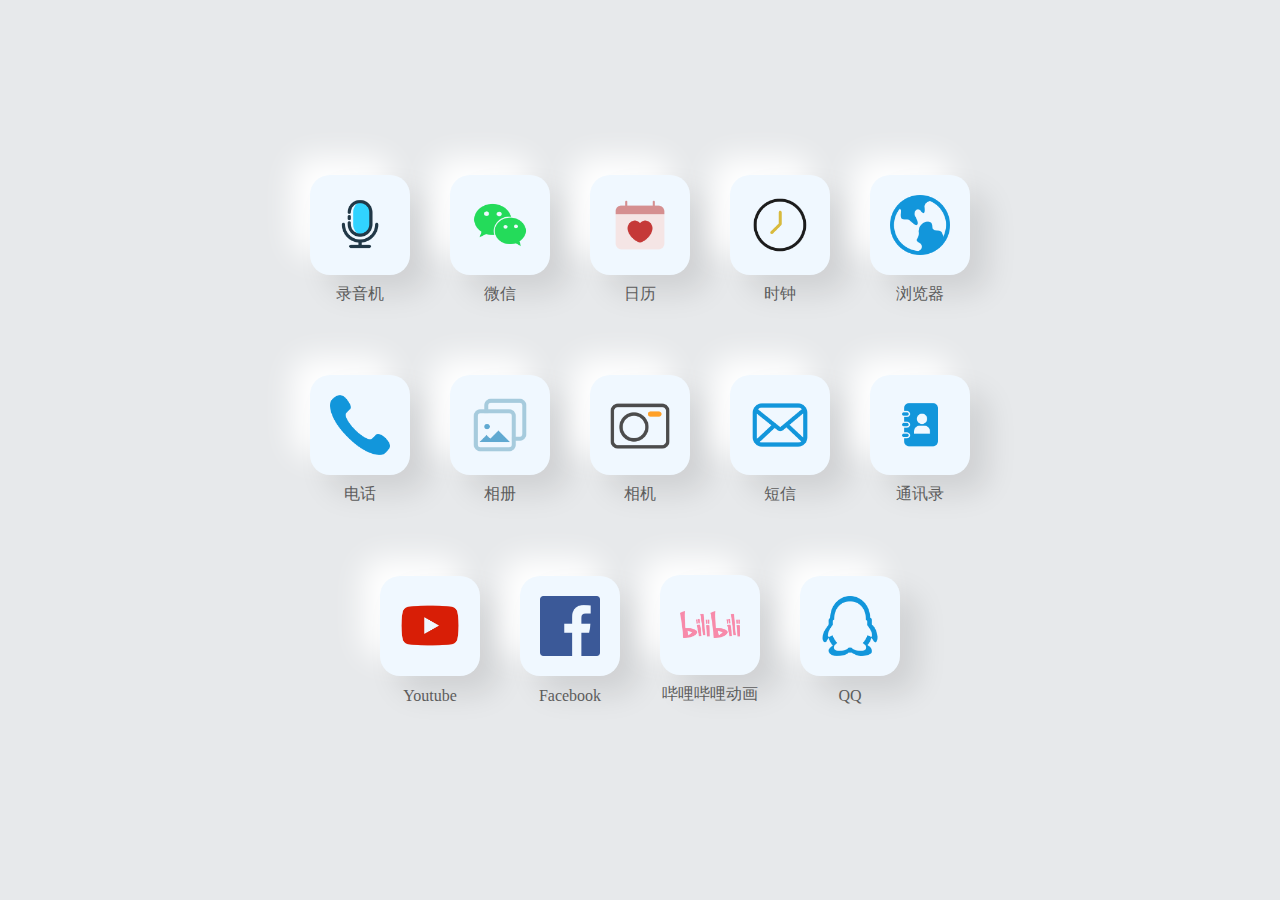
<file: Demo-05/index.html>
<!DOCTYPE html>
<html lang="en">
<head>
    <meta charset="UTF-8">
    <meta http-equiv="X-UA-Compatible" content="IE=edge">
    <meta name="viewport" content="width=device-width, initial-scale=1.0">
    <title>Demo-05</title>
    <link rel="stylesheet" href="style.css">
</head>
<body>
    <div class="container">
        <div class="box">
            <div class="img">
                <img src="./icos/录制.png">
            </div>
            <p>录音机</p>
        </div>
        <div class="box">
            <div class="img">
                <img src="./icos/微信.png"/>
            </div>
            <p>微信</p>
        </div>
        <div class="box">
            <div class="img">
                <img src="./icos/日历.png"/>
            </div>
            <p>日历</p>
        </div>
        <div class="box">
            <div class="img">
                <img src="./icos/时钟.png"/>
            </div>
            <p>时钟</p>
        </div>
        <div class="box">
            <div class="img">
                <img src="./icos/浏览器.png"/>
            </div>
            <p>浏览器</p>
        </div>
        <div class="box">
            <div class="img">
                <img src="./icos/电话 (1).png"/>
            </div>
            <p>电话</p>
        </div>
        <div class="box">
            <div class="img">
                <img src="./icos/相册.png"/>
            </div>
            <p>相册</p>
        </div>
        <div class="box">
            <div class="img">
                <img src="./icos/相机.png"/>
            </div>
            <p>相机</p>
        </div>
        <div class="box">
            <div class="img">
                <img src="./icos/短信.png"/>
            </div>
            <p>短信</p>
        </div>
        <div class="box">
            <div class="img">
                <img src="./icos/通讯录.png"/>
            </div>
            <p>通讯录</p>
        </div>
        <div class="box">
            <div class="img">
                <img src="./icos/youtube.png"/>
            </div>
            <p>Youtube</p>
        </div>
        <div class="box">
            <div class="img">
                <img src="./icos/facebook.png"/>
            </div>
            <p>Facebook</p>
        </div>
        <div class="box">
            <div class="img">
                <img src="./icos/BILIBILI_LOGO (1).png"/>
            </div>
            <p>哔哩哔哩动画</p>
        </div>
        <div class="box">
            <div class="img">
                <img src="./icos/QQ (1).png"/>
            </div>
            <p>QQ</p>
        </div>
    </div>
</body>
</html>
</file>
<file: Demo-05/style.css>
*{
    padding: 0;
    margin: 0;
}
body{
    height: 100vh;
    background-color: rgb(231, 233, 235);
    display: flex;
    justify-content: center;
    align-items: center;
}
.container{
    height: 600px;
    width: 700px;
    padding: 10px;
    display: flex;
    flex-wrap: wrap;
    justify-content: center;
}
.img{
    /* padding: 5px; */
    width: 100px;
    height: 100px;
    display: flex;
    justify-content: center;
    align-items: center;
    background-color: aliceblue;
    border-radius: 20px;
    box-shadow: 18px 18px 30px rgba(0, 0, 0, 0.1),
    -18px -18px 30px rgba(255, 255, 255, 1);
    transition: box-shadow .2s ease-out;
}
.img img{
    width: 60px;
    /* height: 60px; */
    transition: width 0.2s ease-out;
}
.box{
    display: flex;
    justify-content: space-around;
    flex-direction: column;
    align-items: center;
    /* align-content: center; */
    width: 100px;
    height: 140px; 
    margin: 20px;
}
.box p{
    color: rgb(92, 92, 92);
}
.container .box .img:hover{
    box-shadow: 0px 0px 0px rgba(0, 0, 0, 0.2),
    0px 0px 0px rgba(255, 255, 255, 0.8),
    inset 18px 18px 30px rgba(0, 0, 0, 0.1),
    inset -18px -18px 30px rgba(255, 255, 255, 1);
    transition: box-shadow .2s ease-out;
}
.container .box .img:hover img{
    width: 58px;
    transition: width 0.2s ease-out;
}
</file>
